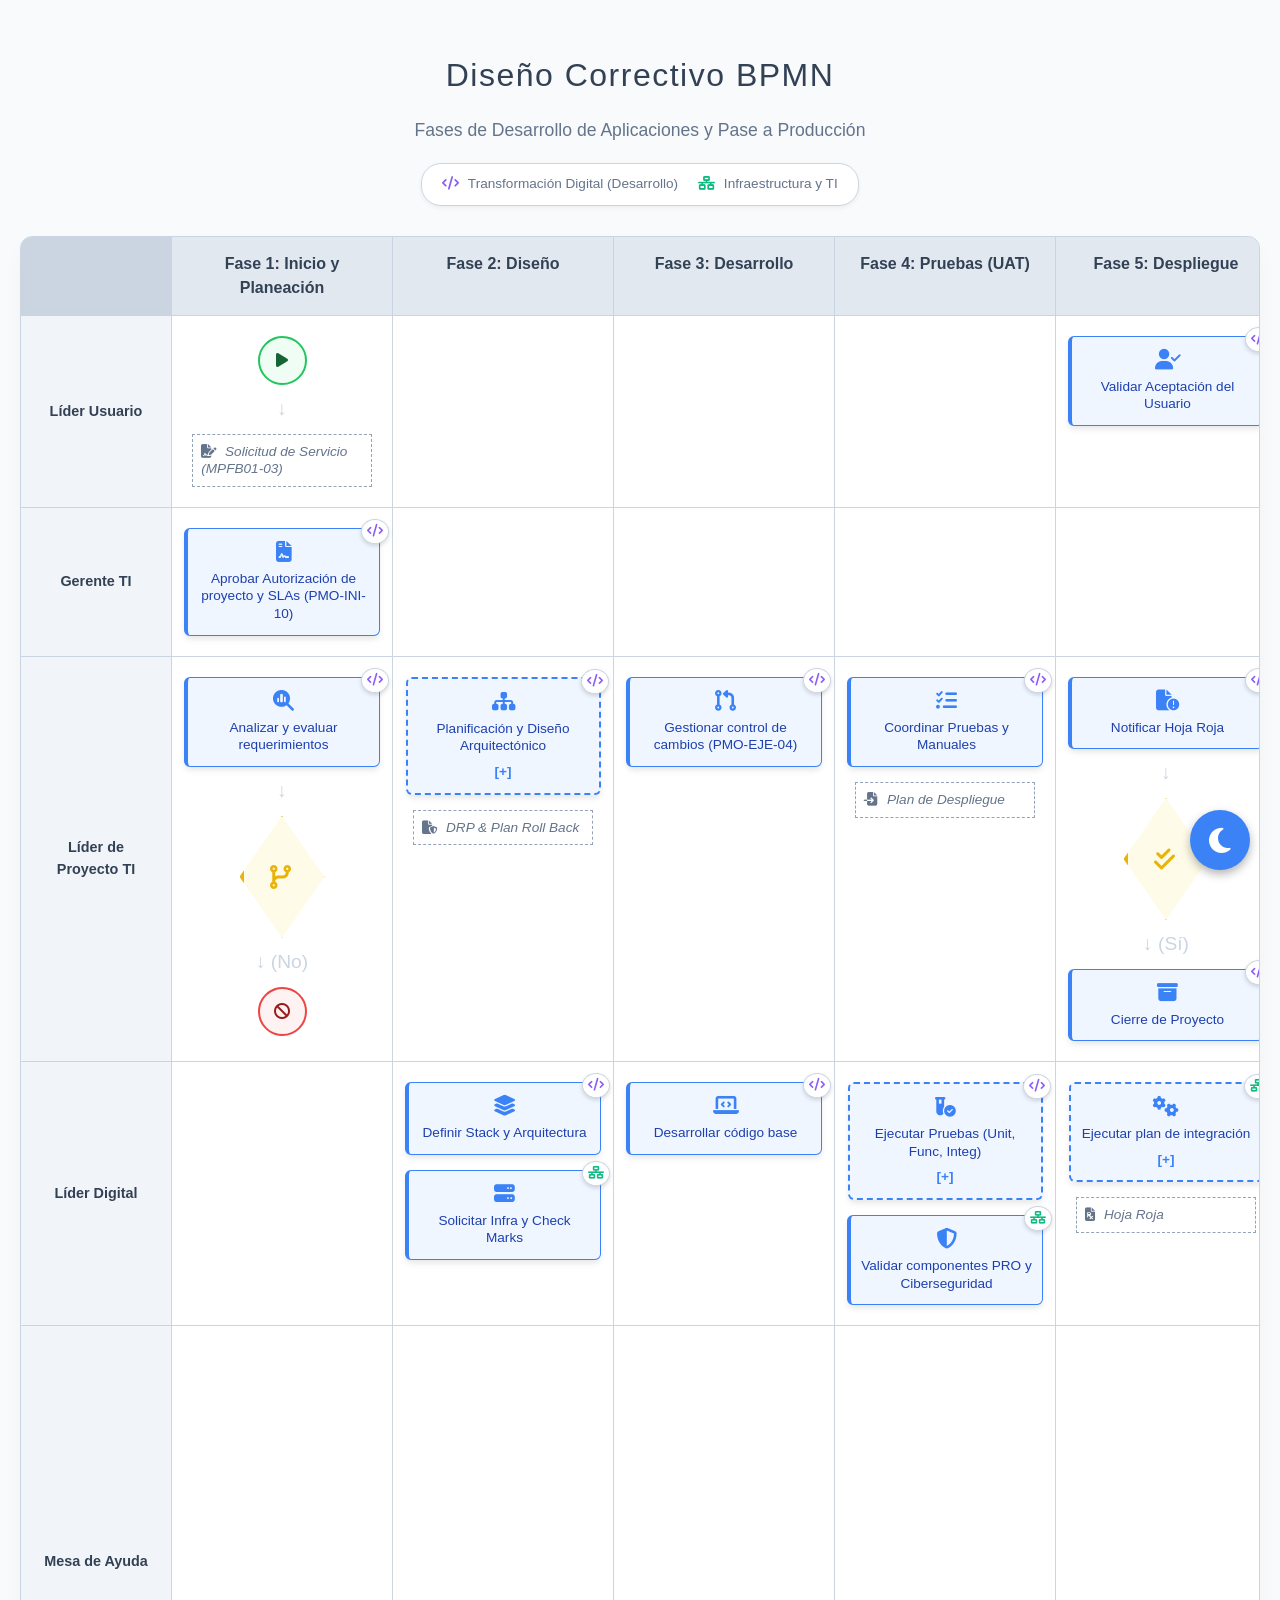
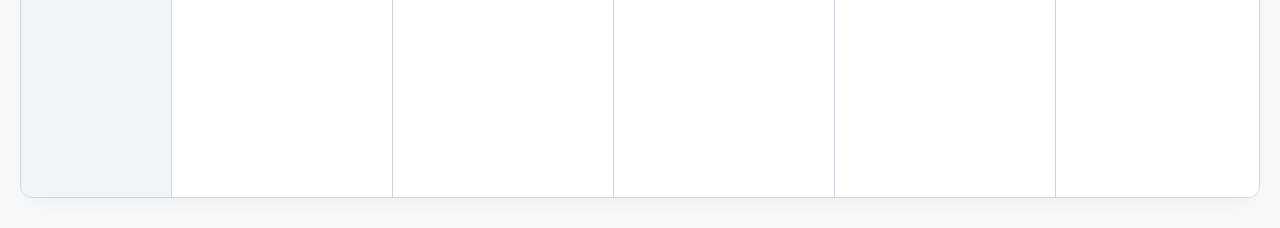
<file: BPMNV2.html>
<!DOCTYPE html>
<html lang="es" data-theme="light">
<head>
    <meta charset="UTF-8">
    <meta name="viewport" content="width=device-width, initial-scale=1.0">
    <title>BPMN: Desarrollo de Aplicaciones y Pase a Producción</title>
    <link rel="stylesheet" href="https://cdnjs.cloudflare.com/ajax/libs/font-awesome/6.4.0/css/all.min.css">
    <style>
        /* --- VARIABLES DE TEMA CLARO (Por defecto) --- */
        :root {
            --bg-page: #f8fafc;
            --text-main: #334155;
            --text-muted: #64748b;
            --pool-header: #e2e8f0;
            --lane-header: #f1f5f9;
            --cell-bg: #ffffff;
            --border-color: #cbd5e1;
            
            --task-bg: #eff6ff;
            --task-border: #3b82f6;
            --task-text: #1e40af;
            
            --gateway-bg: #fefce8;
            --gateway-border: #eab308;
            --gateway-text: #854d0e;
            
            --event-start-bg: #f0fdf4;
            --event-start-border: #22c55e;
            --event-start-text: #166534;
            
            --event-end-bg: #fef2f2;
            --event-end-border: #ef4444;
            --event-end-text: #991b1b;
            
            --artifact-bg: transparent;
            --artifact-border: #94a3b8;

            --modal-overlay: rgba(15, 23, 42, 0.6);
        }

        /* --- VARIABLES DE TEMA OSCURO --- */
        [data-theme="dark"] {
            --bg-page: #121212;
            --text-main: #e0e0e0;
            --text-muted: #9e9e9e;
            --pool-header: #1f1f2e;
            --lane-header: #29293d;
            --cell-bg: #1e1e1e;
            --border-color: #333333;
            
            --task-bg: #1e3a8a;
            --task-border: #3b82f6;
            --task-text: #ffffff;
            
            --gateway-bg: #b45309;
            --gateway-border: #f59e0b;
            --gateway-text: #ffffff;
            
            --event-start-bg: #064e3b;
            --event-start-border: #10b981;
            --event-start-text: #ffffff;
            
            --event-end-bg: #7f1d1d;
            --event-end-border: #ef4444;
            --event-end-text: #ffffff;
            
            --artifact-bg: transparent;
            --artifact-border: #a1a1aa;

            --modal-overlay: rgba(0, 0, 0, 0.8);
        }

        body {
            font-family: 'Segoe UI', -apple-system, BlinkMacSystemFont, Roboto, Helvetica, Arial, sans-serif;
            background-color: var(--bg-page);
            color: var(--text-main);
            margin: 0;
            padding: 30px 20px;
            box-sizing: border-box;
            line-height: 1.5;
            transition: background-color 0.3s, color 0.3s;
        }

        h1 {
            text-align: center;
            font-weight: 300;
            letter-spacing: 1.5px;
            margin-bottom: 5px;
        }

        p.subtitle {
            text-align: center;
            color: var(--text-muted);
            margin-bottom: 20px;
            font-size: 1.1rem;
        }

        /* --- BOTÓN FLOTANTE (DARK/LIGHT MODE) --- */
        .theme-btn {
            position: fixed;
            bottom: 30px;
            right: 30px;
            width: 60px;
            height: 60px;
            border-radius: 50%;
            background-color: var(--task-border);
            color: white;
            border: none;
            cursor: pointer;
            font-size: 1.8rem;
            display: flex;
            align-items: center;
            justify-content: center;
            z-index: 999;
            transition: transform 0.2s, filter 0.2s, background-color 0.3s;
            box-shadow: 0 4px 10px rgba(0,0,0,0.3);
        }

        .theme-btn:hover {
            transform: scale(1.1);
            filter: brightness(1.1);
        }

        /* Leyenda */
        .controls-container {
            text-align: center;
            margin-bottom: 30px;
        }

        .legend {
            font-size: 0.85rem;
            color: var(--text-muted);
            display: flex;
            justify-content: center;
            gap: 20px;
            background-color: var(--cell-bg);
            padding: 10px 20px;
            border-radius: 20px;
            display: inline-flex;
            border: 1px solid var(--border-color);
            box-shadow: 0 2px 5px rgba(0,0,0,0.05);
        }
        .legend i { margin-right: 5px; }

        /* --- CONTENEDOR DEL DIAGRAMA --- */
        .bpmn-pool {
            display: grid;
            grid-template-columns: 150px repeat(6, minmax(220px, 1fr));
            border: 1px solid var(--border-color);
            border-radius: 12px;
            overflow-x: auto;
            background-color: var(--border-color);
            gap: 1px;
            box-shadow: 0 10px 25px -5px rgba(0, 0, 0, 0.05);
        }

        .header-cell {
            background-color: var(--pool-header);
            padding: 15px;
            text-align: center;
            font-weight: 600;
            color: var(--text-main);
            position: sticky;
            top: 0;
            z-index: 3;
        }

        .pool-title {
            background-color: var(--pool-header);
            grid-row: span 6;
            writing-mode: vertical-rl;
            transform: rotate(180deg);
            text-align: center;
            font-size: 1.1rem;
            letter-spacing: 3px;
            padding: 20px;
            color: var(--text-main);
            font-weight: bold;
        }

        .lane-title {
            background-color: var(--lane-header);
            padding: 15px;
            display: flex;
            align-items: center;
            justify-content: center;
            text-align: center;
            font-weight: 600;
            font-size: 0.9rem;
            color: var(--text-main);
            position: sticky;
            left: 0;
            z-index: 2;
        }

        .cell {
            background-color: var(--cell-bg);
            padding: 20px 15px;
            display: flex;
            flex-direction: column;
            gap: 15px;
            align-items: center;
            position: relative;
        }

        /* --- ELEMENTOS BPMN --- */
        .bpmn-element {
            padding: 12px 10px;
            font-size: 0.85rem;
            line-height: 1.3;
            box-shadow: 0 4px 6px -1px rgba(0, 0, 0, 0.1);
            position: relative;
            transition: all 0.2s ease-in-out;
            width: 90%;
        }

        .clickable:hover {
            transform: translateY(-3px);
            box-shadow: 0 10px 15px -3px rgba(0, 0, 0, 0.15);
            cursor: pointer;
            filter: brightness(0.95);
        }

        .bpmn-element i.main-icon {
            display: block;
            font-size: 1.3rem;
            margin-bottom: 8px;
        }

        .gateway i.main-icon {
            display: inline-block;
            margin-bottom: 0;
            margin-right: 6px;
        }

        .task {
            background-color: var(--task-bg);
            border: 1px solid var(--task-border);
            border-left: 4px solid var(--task-border);
            border-radius: 6px;
            text-align: center;
            color: var(--task-text);
            font-weight: 500;
        }
        .task i.main-icon { color: var(--task-border); }

        .task-sub {
            background-color: var(--task-bg);
            border: 2px dashed var(--task-border);
            border-radius: 6px;
            text-align: center;
            color: var(--task-text);
            font-weight: 500;
        }
        .task-sub i.main-icon { color: var(--task-border); }
        .task-sub::after {
            content: "[+]";
            display: block;
            margin-top: 8px;
            font-weight: bold;
            color: var(--task-border);
        }

        .gateway {
            background-color: var(--gateway-bg);
            border: 1px solid var(--gateway-border);
            border-left: 4px solid var(--gateway-border);
            text-align: center;
            clip-path: polygon(50% 0%, 100% 50%, 50% 100%, 0% 50%);
            padding: 25px 5px;
            font-weight: bold;
            color: var(--gateway-text);
            width: 70px;
            height: 70px;
            display: flex;
            align-items: center;
            justify-content: center;
            margin: 0 auto;
        }
        .gateway i.main-icon { color: var(--gateway-border); font-size: 1.5rem; }

        .event-start {
            background-color: var(--event-start-bg);
            border: 2px solid var(--event-start-border);
            border-radius: 50%;
            width: 45px;
            height: 45px;
            display: flex;
            align-items: center;
            justify-content: center;
            margin: 0 auto;
            color: var(--event-start-text);
        }

        .event-end {
            background-color: var(--event-end-bg);
            border: 2px solid var(--event-end-border);
            border-radius: 50%;
            width: 45px;
            height: 45px;
            display: flex;
            align-items: center;
            justify-content: center;
            margin: 0 auto;
            color: var(--event-end-text);
        }

        .artifact {
            background-color: transparent;
            border: 1px dashed var(--artifact-border);
            padding: 8px;
            color: var(--text-muted);
            font-style: italic;
            box-shadow: none;
            width: 85%;
        }
        .artifact i { margin-right: 5px; color: var(--text-muted); }

        .flow-arrow {
            text-align: center;
            color: var(--border-color);
            font-size: 1.2rem;
            margin: -5px 0;
        }

        /* --- ÍCONOS DE DIRECCIÓN --- */
        .dir-icon {
            position: absolute;
            top: -10px;
            right: -10px;
            background-color: var(--cell-bg);
            border: 1px solid var(--border-color);
            border-radius: 50%;
            padding: 5px;
            font-size: 0.8rem;
            box-shadow: 0 2px 4px rgba(0,0,0,0.15);
            z-index: 5;
        }
        .dir-icon.dtd {
            color: #8b5cf6; 
        }
        .dir-icon.di {
            color: #10b981; 
        }


        /* --- ESTILOS DE LA VENTANA MODAL --- */
        .modal-overlay {
            display: none;
            position: fixed;
            top: 0; left: 0; width: 100%; height: 100%;
            background-color: var(--modal-overlay);
            backdrop-filter: blur(3px);
            z-index: 1000;
            justify-content: center;
            align-items: center;
            opacity: 0;
            transition: opacity 0.3s ease;
        }

        .modal-overlay.active {
            display: flex;
            opacity: 1;
        }

        .modal-content {
            background-color: var(--cell-bg);
            border: 1px solid var(--border-color);
            border-radius: 12px;
            padding: 30px;
            width: 90%;
            max-width: 500px;
            box-shadow: 0 25px 50px -12px rgba(0, 0, 0, 0.5);
            position: relative;
            transform: translateY(-20px);
            transition: transform 0.3s ease;
        }

        .modal-overlay.active .modal-content {
            transform: translateY(0);
        }

        .modal-close {
            position: absolute;
            top: 15px;
            right: 20px;
            font-size: 1.5rem;
            color: var(--text-muted);
            cursor: pointer;
            border: none;
            background: none;
            transition: color 0.2s;
        }

        .modal-close:hover {
            color: var(--event-end-border);
        }

        .modal-title {
            font-size: 1.25rem;
            font-weight: 600;
            color: var(--text-main);
            margin-top: 0;
            margin-bottom: 15px;
            border-bottom: 2px solid var(--border-color);
            padding-bottom: 10px;
        }

        .modal-body {
            font-size: 0.95rem;
            color: var(--text-muted);
            line-height: 1.6;
        }

        @media (max-width: 1200px) {
            .bpmn-pool { font-size: 0.9rem; }
        }
    </style>
</head>
<body>

    <!-- BOTÓN FLOTANTE (FAB) PARA TEMA -->
    <button id="themeToggle" class="theme-btn" title="Cambiar Tema"><i class="fa-solid fa-moon"></i></button>

    <h1>Diseño Correctivo BPMN</h1>
    <p class="subtitle">Fases de Desarrollo de Aplicaciones y Pase a Producción</p>

    <!-- Controles agregados: Leyenda -->
    <div class="controls-container">
        <div class="legend">
            <span><i class="fa-solid fa-code" style="color:#8b5cf6;"></i> Transformación Digital (Desarrollo)</span>
            <span><i class="fa-solid fa-network-wired" style="color:#10b981;"></i> Infraestructura y TI</span>
        </div>
    </div>

    <div class="bpmn-pool">
        <!-- Fila de Encabezados de Fases -->
        <div class="header-cell" style="grid-column: 1 / 2; background: transparent;"></div>
        <div class="header-cell">Fase 1: Inicio y Planeación</div>
        <div class="header-cell">Fase 2: Diseño</div>
        <div class="header-cell">Fase 3: Desarrollo</div>
        <div class="header-cell">Fase 4: Pruebas (UAT)</div>
        <div class="header-cell">Fase 5: Despliegue</div>
        <div class="header-cell">Fase 6: Mantenimiento</div>

        <!-- Lane 1: Líder Usuario -->
        <div class="lane-title">Líder Usuario</div>
        <div class="cell">
            <div class="event-start clickable" data-title="Inicio de Proceso" data-desc="Solicitud de servicio iniciada por el Líder Usuario. En este paso se genera el documento de entrada inicial: Solicitud de servicios de IT (MPFB01-03)[span_0](start_span)[span_0](end_span)."><i class="fa-solid fa-play"></i></div>
            <div class="flow-arrow">↓</div>
            <div class="bpmn-element artifact"><i class="fa-solid fa-file-signature"></i> Solicitud de Servicio (MPFB01-03)</div>
        </div>
        <div class="cell"></div>
        <div class="cell"></div>
        <div class="cell"></div>
        <div class="cell">
            <div class="bpmn-element task clickable" data-title="Validar Aceptación del Usuario" data-desc="El Líder Usuario realiza la aceptación formal del sistema tras finalizar el periodo de uso de 2 semanas durante la fase de despliegue a productivo[span_1](start_span)[span_1](end_span).">
                <i class="fa-solid fa-code dir-icon dtd" title="Transformación Digital"></i>
                <i class="fa-solid fa-user-check main-icon"></i> Validar Aceptación del Usuario
            </div>
        </div>
        <div class="cell"></div>

        <!-- Lane 2: Gerente TI -->
        <div class="lane-title">Gerente TI</div>
        <div class="cell">
            <div class="bpmn-element task clickable" data-title="Aprobar Autorización de proyecto y SLAs" data-desc="El Gerente aprueba formalmente la Elaboración de Autorización de Proyecto, documento que incluye la definición de los SLA's e involucra el formato PMO-INI-10[span_2](start_span)[span_2](end_span).">
                <i class="fa-solid fa-code dir-icon dtd" title="Transformación Digital"></i>
                <i class="fa-solid fa-file-contract main-icon"></i> Aprobar Autorización de proyecto y SLAs (PMO-INI-10)
            </div>
        </div>
        <div class="cell"></div>
        <div class="cell"></div>
        <div class="cell"></div>
        <div class="cell"></div>
        <div class="cell"></div>

        <!-- Lane 3: Líder de Proyecto TI -->
        <div class="lane-title">Líder de Proyecto TI</div>
        <div class="cell">
            <div class="bpmn-element task clickable" data-title="Analizar y evaluar requerimientos" data-desc="Fase de ANTEPROYECTO. El Líder de Proyecto TI, en conjunto con el Líder Usuario, realiza el análisis y evaluación de los requerimientos iniciales[span_3](start_span)[span_3](end_span).">
                <i class="fa-solid fa-code dir-icon dtd" title="Transformación Digital"></i>
                <i class="fa-solid fa-magnifying-glass-chart main-icon"></i> Analizar y evaluar requerimientos
            </div>
            <div class="flow-arrow">↓</div>
            <div class="bpmn-element gateway clickable" data-title="¿Es Viable?" data-desc="Compuerta de decisión. Si el proyecto NO es viable, se envía notificación de rechazo al área usuaria y finaliza el proceso. Si SÍ es viable, avanza[span_4](start_span)[span_4](end_span)."><i class="fa-solid fa-code-branch main-icon"></i></div>
            <div class="flow-arrow">↓ (No)</div>
            <div class="event-end clickable" data-title="Fin del Proceso (Rechazo)" data-desc="El proyecto ha sido evaluado como no viable y se notifica el rechazo al área usuaria[span_5](start_span)[span_5](end_span)."><i class="fa-solid fa-ban"></i></div>
        </div>
        <div class="cell">
            <div class="bpmn-element task-sub clickable" data-title="Subproceso: Planificación y Diseño Arquitectónico" data-desc="Esta etapa comprende: Definición de requerimientos, stack tecnológico, arquitectura, plan de trabajo, control de cambios y Hoja Roja. También incluye solicitar infraestructura (servidores DEV, BD), elaborar planes de contingencia y ejecutar Check Marks de Ciberseguridad[span_6](start_span)[span_6](end_span).">
                <i class="fa-solid fa-code dir-icon dtd" title="Transformación Digital"></i>
                <i class="fa-solid fa-sitemap main-icon"></i> Planificación y Diseño Arquitectónico
            </div>
            <div class="bpmn-element artifact"><i class="fa-solid fa-file-shield"></i> DRP & Plan Roll Back</div>
        </div>
        <div class="cell">
            <div class="bpmn-element task clickable" data-title="Gestionar control de cambios" data-desc="Fase de CODIFICACIÓN. Desarrollo de código y gestión de cambios bajo la normativa PMO-EJE-04[span_7](start_span)[span_7](end_span).">
                <i class="fa-solid fa-code dir-icon dtd" title="Transformación Digital"></i>
                <i class="fa-solid fa-code-pull-request main-icon"></i> Gestionar control de cambios (PMO-EJE-04)
            </div>
        </div>
        <div class="cell">
            <div class="bpmn-element task clickable" data-title="Coordinar Pruebas y Manuales" data-desc="Se ejecutan pruebas UAT. Se elaboran requerimientos paso a productivo: Plan Roll Back, Plan de Instalación/despliegue, DRP (si aplica), elaboración de Manual Técnico y aplicativo de atención a fallas[span_8](start_span)[span_8](end_span).">
                <i class="fa-solid fa-code dir-icon dtd" title="Transformación Digital"></i>
                <i class="fa-solid fa-list-check main-icon"></i> Coordinar Pruebas y Manuales
            </div>
            <div class="bpmn-element artifact"><i class="fa-solid fa-file-import"></i> Plan de Despliegue</div>
        </div>
        <div class="cell">
            <div class="bpmn-element task clickable" data-title="Notificar Hoja Roja" data-desc="Elaborar control de cambios y notificar el Formato Hoja de atención a Fallas (Hoja Roja)[span_9](start_span)[span_9](end_span).">
                <i class="fa-solid fa-code dir-icon dtd" title="Transformación Digital"></i>
                <i class="fa-solid fa-file-circle-exclamation main-icon"></i> Notificar Hoja Roja
            </div>
            <div class="flow-arrow">↓</div>
            <div class="bpmn-element gateway clickable" data-title="¿Despliegue Exitoso?" data-desc="Verificación post-instalación para determinar si el paso a productivo y la integración fueron exitosos. Si falla, se ejecuta el Roll Back[span_10](start_span)[span_10](end_span)."><i class="fa-solid fa-check-double main-icon"></i></div>
            <div class="flow-arrow">↓ (Sí)</div>
            <div class="bpmn-element task clickable" data-title="Cierre de Proyecto" data-desc="Fase de estabilización y cierre. Involucra un periodo de uso de 2 semanas, validación de KPI's operacionales y cierre formal[span_11](start_span)[span_11](end_span).">
                <i class="fa-solid fa-code dir-icon dtd" title="Transformación Digital"></i>
                <i class="fa-solid fa-box-archive main-icon"></i> Cierre de Proyecto
            </div>
        </div>
        <div class="cell"></div>

        <!-- Lane 4: Líder Digital -->
        <div class="lane-title">Líder Digital</div>
        <div class="cell"></div>
        <div class="cell">
            <div class="bpmn-element task clickable" data-title="Definir Stack y Arquitectura" data-desc="Corresponsabilidad en la Fase de Diseño: Definición y aprobación de la Arquitectura y definición de infraestructura completa para el desarrollo de la aplicación[span_12](start_span)[span_12](end_span).">
                <i class="fa-solid fa-code dir-icon dtd" title="Transformación Digital"></i>
                <i class="fa-solid fa-layer-group main-icon"></i> Definir Stack y Arquitectura
            </div>
            <div class="bpmn-element task clickable" data-title="Solicitar Infra y Check Marks" data-desc="Solicitud de Bases de Datos en todos los ambientes, servidores DEV, requerimientos de redes, asignación de IPs asociadas a Hostnames. Responsabilidad de proveer recae en Infraestructura[span_13](start_span)[span_13](end_span).">
                <i class="fa-solid fa-network-wired dir-icon di" title="Infraestructura y TI"></i>
                <i class="fa-solid fa-server main-icon"></i> Solicitar Infra y Check Marks
            </div>
        </div>
        <div class="cell">
            <div class="bpmn-element task clickable" data-title="Desarrollar código base" data-desc="Codificación pura y dura. Desarrollo de código base de la solución bajo lineamientos establecidos en la fase de arquitectura[span_14](start_span)[span_14](end_span).">
                <i class="fa-solid fa-code dir-icon dtd" title="Transformación Digital"></i>
                <i class="fa-solid fa-laptop-code main-icon"></i> Desarrollar código base
            </div>
        </div>
        <div class="cell">
            <div class="bpmn-element task-sub clickable" data-title="Ejecutar Pruebas (UAT)" data-desc="Realizar pruebas UAT: Unitarias, Funcionales e Integrales. Se apoyan en una Matriz de Pruebas de proyecto y una Matriz de escalación[span_15](start_span)[span_15](end_span).">
                <i class="fa-solid fa-code dir-icon dtd" title="Transformación Digital"></i>
                <i class="fa-solid fa-vial-circle-check main-icon"></i> Ejecutar Pruebas (Unit, Func, Integ)
            </div>
            <div class="bpmn-element task clickable" data-title="Validar componentes PRO" data-desc="Validación y confirmación de todos los componentes de infraestructura en el entorno Productivo (PRO) y verificación de los Check Marks de ciberseguridad finales. Competencia de Infra[span_16](start_span)[span_16](end_span).">
                <i class="fa-solid fa-network-wired dir-icon di" title="Infraestructura y TI"></i>
                <i class="fa-solid fa-shield-halved main-icon"></i> Validar componentes PRO y Ciberseguridad
            </div>
        </div>
        <div class="cell">
            <div class="bpmn-element task-sub clickable" data-title="Ejecutar plan de integración" data-desc="Paso a Productivo: Ejecutar el plan de integración, instalación física en servidores y despliegue del aplicativo apoyado por TI/Infraestructura[span_17](start_span)[span_17](end_span).">
                <i class="fa-solid fa-network-wired dir-icon di" title="Infraestructura y TI"></i>
                <i class="fa-solid fa-gears main-icon"></i> Ejecutar plan de integración
            </div>
            <div class="bpmn-element artifact"><i class="fa-solid fa-file-prescription"></i> Hoja Roja</div>
        </div>
        <div class="cell"></div>

        <!-- Lane 5: Gerente Sistemas / Mesa de Servicio -->
        <div class="lane-title">Mesa de Ayuda</div>
        <div class="cell"></div>
        <div class="cell"></div>
        <div class="cell"></div>
        <div class="cell"></div>
        <div class="cell"></div>
        <div class="cell">
            <div class="bpmn-element task clickable" data-title="Mantenimiento programado y revisiones" data-desc="Fase de Mantenimiento operada por el área de Sistemas. Asegura el uso y la mejora del producto, ejecutando planes de mantenimiento, revisiones programadas y limpieza de BD[span_18](start_span)[span_18](end_span).">
                <i class="fa-solid fa-network-wired dir-icon di" title="Infraestructura y TI"></i>
                <i class="fa-solid fa-screwdriver-wrench main-icon"></i> Mantenimiento programado y revisiones
            </div>
            <div class="flow-arrow">↓</div>
            <div class="bpmn-element task clickable" data-title="Soporte y atención a fallas" data-desc="Fase de Soporte. La Mesa de Servicio atiende incidentes escalando a diferentes niveles (N1, N2, N3) según la severidad del fallo[span_19](start_span)[span_19](end_span).">
                <i class="fa-solid fa-network-wired dir-icon di" title="Infraestructura y TI"></i>
                <i class="fa-solid fa-headset main-icon"></i> Soporte atención a fallas
            </div>
            <div class="flow-arrow">↓</div>
            <div class="bpmn-element task clickable" data-title="Ejecutar DRP (Condicional)" data-desc="En caso de que ocurra un desastre grave o pérdida de servicios en infraestructura, se activa y ejecuta el DRP (Disaster Recovery Plan)[span_20](start_span)[span_20](end_span).">
                <i class="fa-solid fa-network-wired dir-icon di" title="Infraestructura y TI"></i>
                <i class="fa-solid fa-truck-medical main-icon"></i> Condicional: Ejecutar DRP
            </div>
            <div class="flow-arrow">↓</div>
            <div class="event-end clickable" data-title="Fin del Ciclo de Vida" data-desc="Fin del flujo. El ciclo de vida operativo del proyecto se estabiliza en este punto hasta su retiro o reingeniería[span_21](start_span)[span_21](end_span)."><i class="fa-solid fa-power-off"></i></div>
        </div>
    </div>

    <!-- MODAL HTML -->
    <div class="modal-overlay" id="infoModal">
        <div class="modal-content">
            <button class="modal-close" id="closeModal">&times;</button>
            <h2 class="modal-title" id="modalTitle">Título de la Actividad</h2>
            <div class="modal-body" id="modalDesc">
                Descripción detallada de la actividad...
            </div>
        </div>
    </div>

    <!-- JAVASCRIPT -->
    <script>
        document.addEventListener('DOMContentLoaded', () => {
            // Lógica del Cambio de Tema (Light / Dark)
            const themeBtn = document.getElementById('themeToggle');
            const htmlElement = document.documentElement;

            themeBtn.addEventListener('click', () => {
                const currentTheme = htmlElement.getAttribute('data-theme');
                if (currentTheme === 'light') {
                    htmlElement.setAttribute('data-theme', 'dark');
                    themeBtn.innerHTML = '<i class="fa-solid fa-sun"></i>';
                    themeBtn.style.backgroundColor = '#f59e0b'; // Amarillo para el sol
                } else {
                    htmlElement.setAttribute('data-theme', 'light');
                    themeBtn.innerHTML = '<i class="fa-solid fa-moon"></i>';
                    themeBtn.style.backgroundColor = '#3b82f6'; // Azul para la luna
                }
            });

            // Lógica de la Modal
            const modal = document.getElementById('infoModal');
            const btnClose = document.getElementById('closeModal');
            const titleEl = document.getElementById('modalTitle');
            const descEl = document.getElementById('modalDesc');
            const clickables = document.querySelectorAll('.clickable');

            clickables.forEach(el => {
                el.addEventListener('click', () => {
                    const title = el.getAttribute('data-title');
                    const desc = el.getAttribute('data-desc');
                    titleEl.textContent = title;
                    descEl.innerHTML = desc; 
                    modal.classList.add('active');
                });
            });

            btnClose.addEventListener('click', () => {
                modal.classList.remove('active');
            });

            modal.addEventListener('click', (e) => {
                if (e.target === modal) {
                    modal.classList.remove('active');
                }
            });
        });
    </script>
</body>
</html>
</file>
